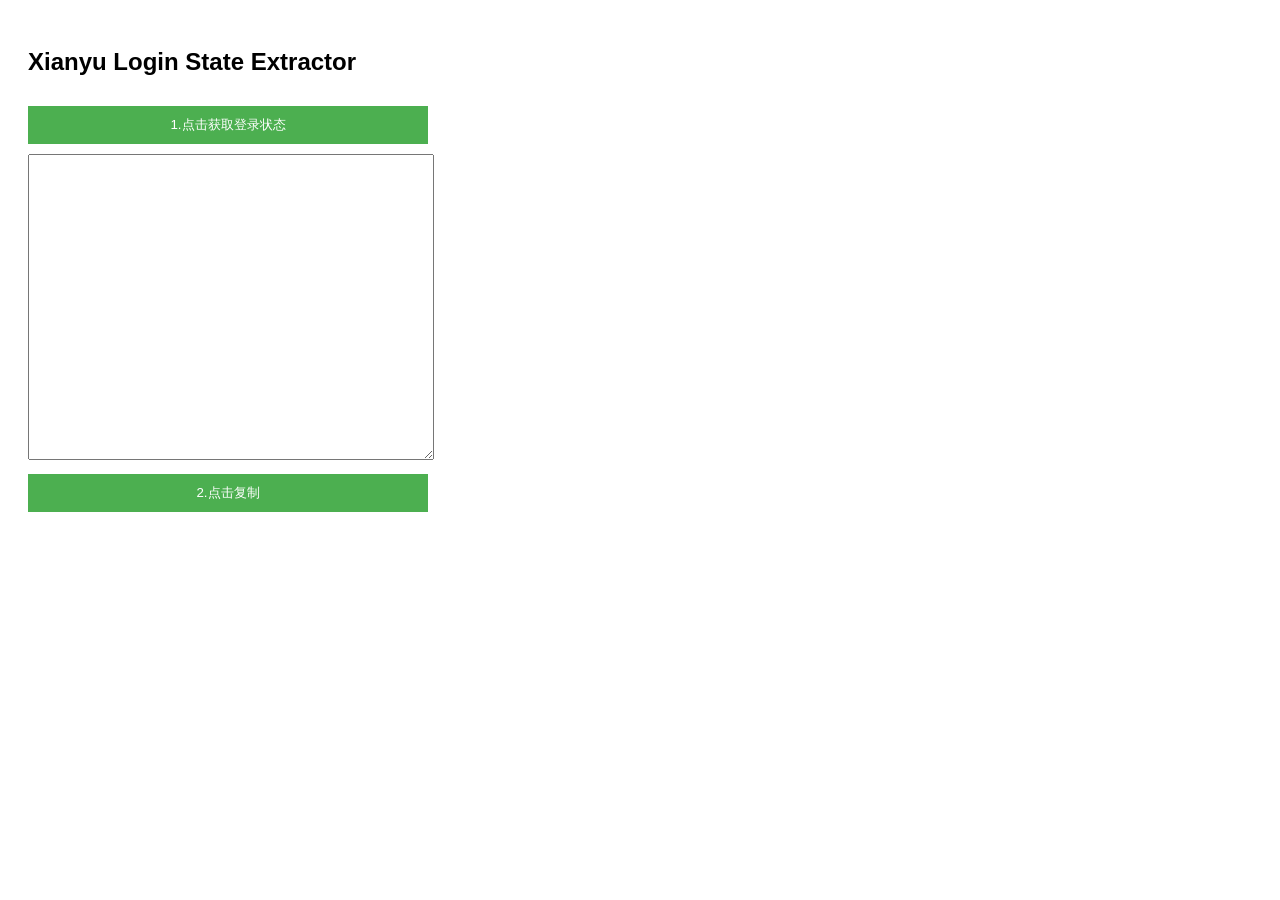
<file: chrome-extension/popup.html>
<!DOCTYPE html>
<html>
<meta charset="UTF-8">
<head>
  <style>
    body {
      width: 400px;
      padding: 20px;
      font-family: Arial, sans-serif;
    }
    #stateOutput {
      width: 100%;
      height: 300px;
      font-family: monospace;
      font-size: 12px;
      white-space: pre-wrap;
      overflow-y: auto;
    }
    button {
      margin: 10px 0;
      padding: 10px;
      background-color: #4CAF50;
      color: white;
      border: none;
      cursor: pointer;
      width: 100%;
    }
    button:hover {
      background-color: #45a049;
    }
    .status {
      margin: 10px 0;
      padding: 10px;
      border-radius: 4px;
    }
    .success {
      background-color: #dff0d8;
      color: #3c763d;
    }
    .error {
      background-color: #f2dede;
      color: #a94442;
    }
  </style>
</head>
<body>
  <h2>Xianyu Login State Extractor</h2>
  <button id="extractBtn">1.点击获取登录状态</button>
  <div id="status"></div>
  <textarea id="stateOutput" readonly></textarea>
  <button id="copyBtn">2.点击复制</button>

  <script src="popup.js"></script>
</body>
</html>
</file>
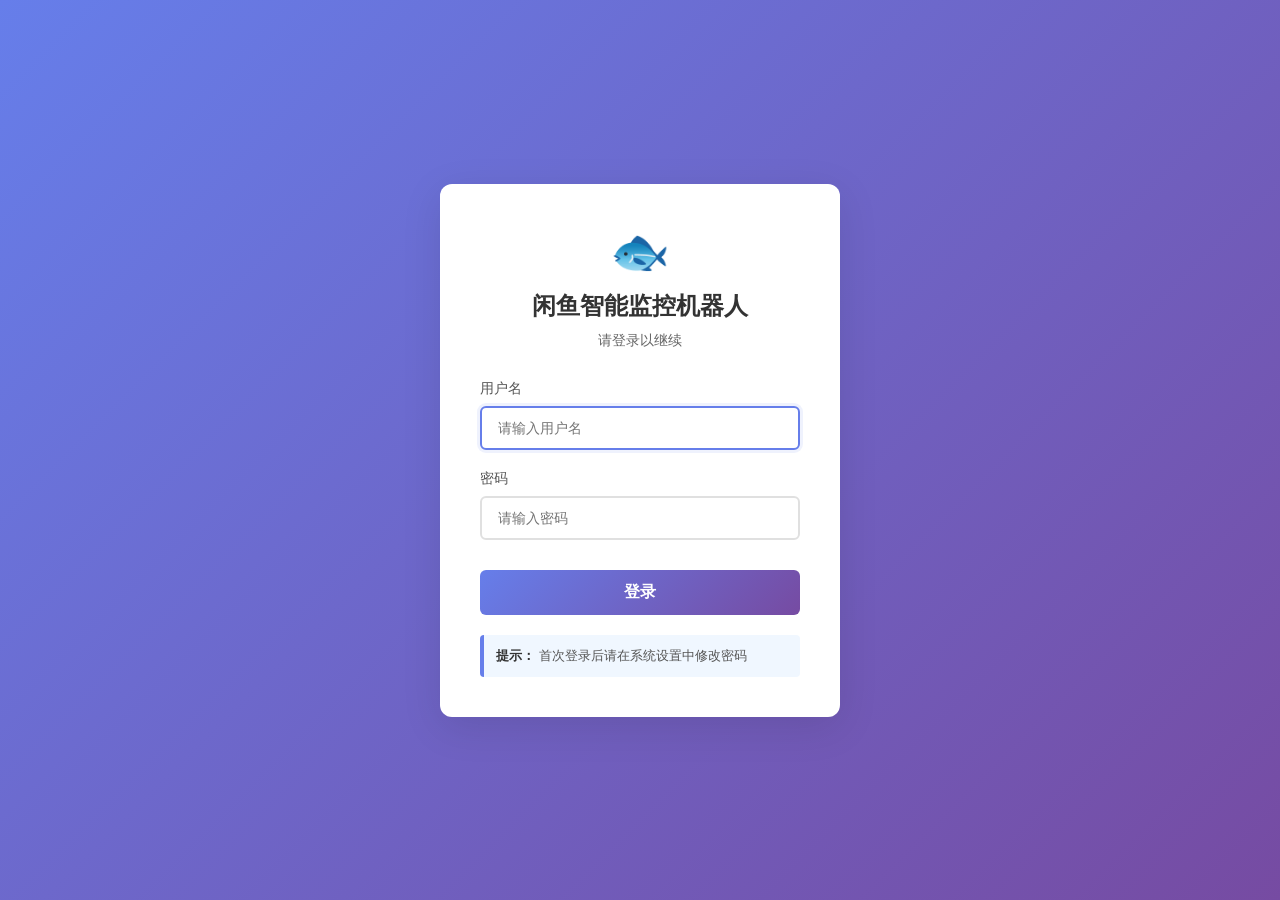
<file: templates/login.html>
<!DOCTYPE html>
<html lang="zh-CN">
<head>
    <meta charset="UTF-8">
    <meta name="viewport" content="width=device-width, initial-scale=1.0">
    <title>登录 - 闲鱼智能监控机器人</title>
    <style>
        * {
            margin: 0;
            padding: 0;
            box-sizing: border-box;
        }

        body {
            font-family: -apple-system, BlinkMacSystemFont, 'Segoe UI', Roboto, 'Helvetica Neue', Arial, sans-serif;
            background: linear-gradient(135deg, #667eea 0%, #764ba2 100%);
            min-height: 100vh;
            display: flex;
            justify-content: center;
            align-items: center;
            padding: 20px;
        }

        .login-container {
            background: white;
            border-radius: 12px;
            box-shadow: 0 10px 40px rgba(0, 0, 0, 0.1);
            padding: 40px;
            width: 100%;
            max-width: 400px;
        }

        .logo {
            text-align: center;
            margin-bottom: 30px;
        }

        .logo-icon {
            font-size: 48px;
            margin-bottom: 10px;
        }

        h1 {
            color: #333;
            font-size: 24px;
            margin-bottom: 10px;
            text-align: center;
        }

        .subtitle {
            color: #666;
            font-size: 14px;
            text-align: center;
            margin-bottom: 30px;
        }

        .form-group {
            margin-bottom: 20px;
        }

        label {
            display: block;
            color: #555;
            font-size: 14px;
            font-weight: 500;
            margin-bottom: 8px;
        }

        input[type="text"],
        input[type="password"] {
            width: 100%;
            padding: 12px 16px;
            border: 2px solid #e0e0e0;
            border-radius: 6px;
            font-size: 14px;
            transition: all 0.3s;
        }

        input[type="text"]:focus,
        input[type="password"]:focus {
            outline: none;
            border-color: #667eea;
            box-shadow: 0 0 0 3px rgba(102, 126, 234, 0.1);
        }

        .login-btn {
            width: 100%;
            padding: 12px;
            background: linear-gradient(135deg, #667eea 0%, #764ba2 100%);
            color: white;
            border: none;
            border-radius: 6px;
            font-size: 16px;
            font-weight: 600;
            cursor: pointer;
            transition: all 0.3s;
            margin-top: 10px;
        }

        .login-btn:hover {
            transform: translateY(-2px);
            box-shadow: 0 6px 20px rgba(102, 126, 234, 0.4);
        }

        .login-btn:active {
            transform: translateY(0);
        }

        .login-btn:disabled {
            background: #ccc;
            cursor: not-allowed;
            transform: none;
        }

        .error-message {
            background-color: #fee;
            color: #c33;
            padding: 12px;
            border-radius: 6px;
            font-size: 14px;
            margin-bottom: 20px;
            display: none;
        }

        .error-message.show {
            display: block;
        }

        .info-box {
            background-color: #f0f7ff;
            border-left: 4px solid #667eea;
            padding: 12px;
            border-radius: 4px;
            font-size: 13px;
            color: #555;
            margin-top: 20px;
        }

        .info-box strong {
            color: #333;
        }

        @keyframes shake {
            0%, 100% { transform: translateX(0); }
            25% { transform: translateX(-10px); }
            75% { transform: translateX(10px); }
        }

        .shake {
            animation: shake 0.3s;
        }

        .spinner {
            display: inline-block;
            width: 14px;
            height: 14px;
            border: 2px solid rgba(255, 255, 255, 0.3);
            border-top-color: white;
            border-radius: 50%;
            animation: spin 0.6s linear infinite;
            margin-right: 8px;
            vertical-align: middle;
        }

        @keyframes spin {
            to { transform: rotate(360deg); }
        }
    </style>
</head>
<body>
    <div class="login-container" id="loginContainer">
        <div class="logo">
            <div class="logo-icon">🐟</div>
            <h1>闲鱼智能监控机器人</h1>
            <p class="subtitle">请登录以继续</p>
        </div>

        <div class="error-message" id="errorMessage"></div>

        <form id="loginForm">
            <div class="form-group">
                <label for="username">用户名</label>
                <input
                    type="text"
                    id="username"
                    name="username"
                    placeholder="请输入用户名"
                    autocomplete="username"
                    required
                    autofocus
                >
            </div>

            <div class="form-group">
                <label for="password">密码</label>
                <input
                    type="password"
                    id="password"
                    name="password"
                    placeholder="请输入密码"
                    autocomplete="current-password"
                    required
                >
            </div>

            <button type="submit" class="login-btn" id="loginBtn">
                登录
            </button>
        </form>

        <div class="info-box">
            <strong>提示：</strong> 首次登录后请在系统设置中修改密码
        </div>
    </div>

    <script>
        const loginForm = document.getElementById('loginForm');
        const loginBtn = document.getElementById('loginBtn');
        const errorMessage = document.getElementById('errorMessage');
        const loginContainer = document.getElementById('loginContainer');

        // 从URL获取错误信息
        const urlParams = new URLSearchParams(window.location.search);
        const error = urlParams.get('error');
        if (error) {
            showError(decodeURIComponent(error));
        }

        loginForm.addEventListener('submit', async (e) => {
            e.preventDefault();

            const username = document.getElementById('username').value.trim();
            const password = document.getElementById('password').value;

            if (!username || !password) {
                showError('请输入用户名和密码');
                return;
            }

            // 显示加载状态
            loginBtn.disabled = true;
            loginBtn.innerHTML = '<span class="spinner"></span>登录中...';

            try {
                const response = await fetch('/api/auth/login', {
                    method: 'POST',
                    headers: {
                        'Content-Type': 'application/json',
                    },
                    body: JSON.stringify({ username, password })
                });

                const data = await response.json();

                if (response.ok) {
                    // 登录成功，跳转到首页
                    window.location.href = '/';
                } else {
                    // 登录失败
                    showError(data.detail || '登录失败，请检查用户名和密码');
                    shakeForm();
                    loginBtn.disabled = false;
                    loginBtn.innerHTML = '登录';
                }
            } catch (error) {
                showError('网络错误，请稍后重试');
                shakeForm();
                loginBtn.disabled = false;
                loginBtn.innerHTML = '登录';
            }
        });

        function showError(message) {
            errorMessage.textContent = message;
            errorMessage.classList.add('show');
        }

        function shakeForm() {
            loginContainer.classList.add('shake');
            setTimeout(() => {
                loginContainer.classList.remove('shake');
            }, 300);
        }

        // 回车键提交
        document.getElementById('password').addEventListener('keypress', (e) => {
            if (e.key === 'Enter') {
                loginForm.dispatchEvent(new Event('submit'));
            }
        });
    </script>
</body>
</html>
</file>
